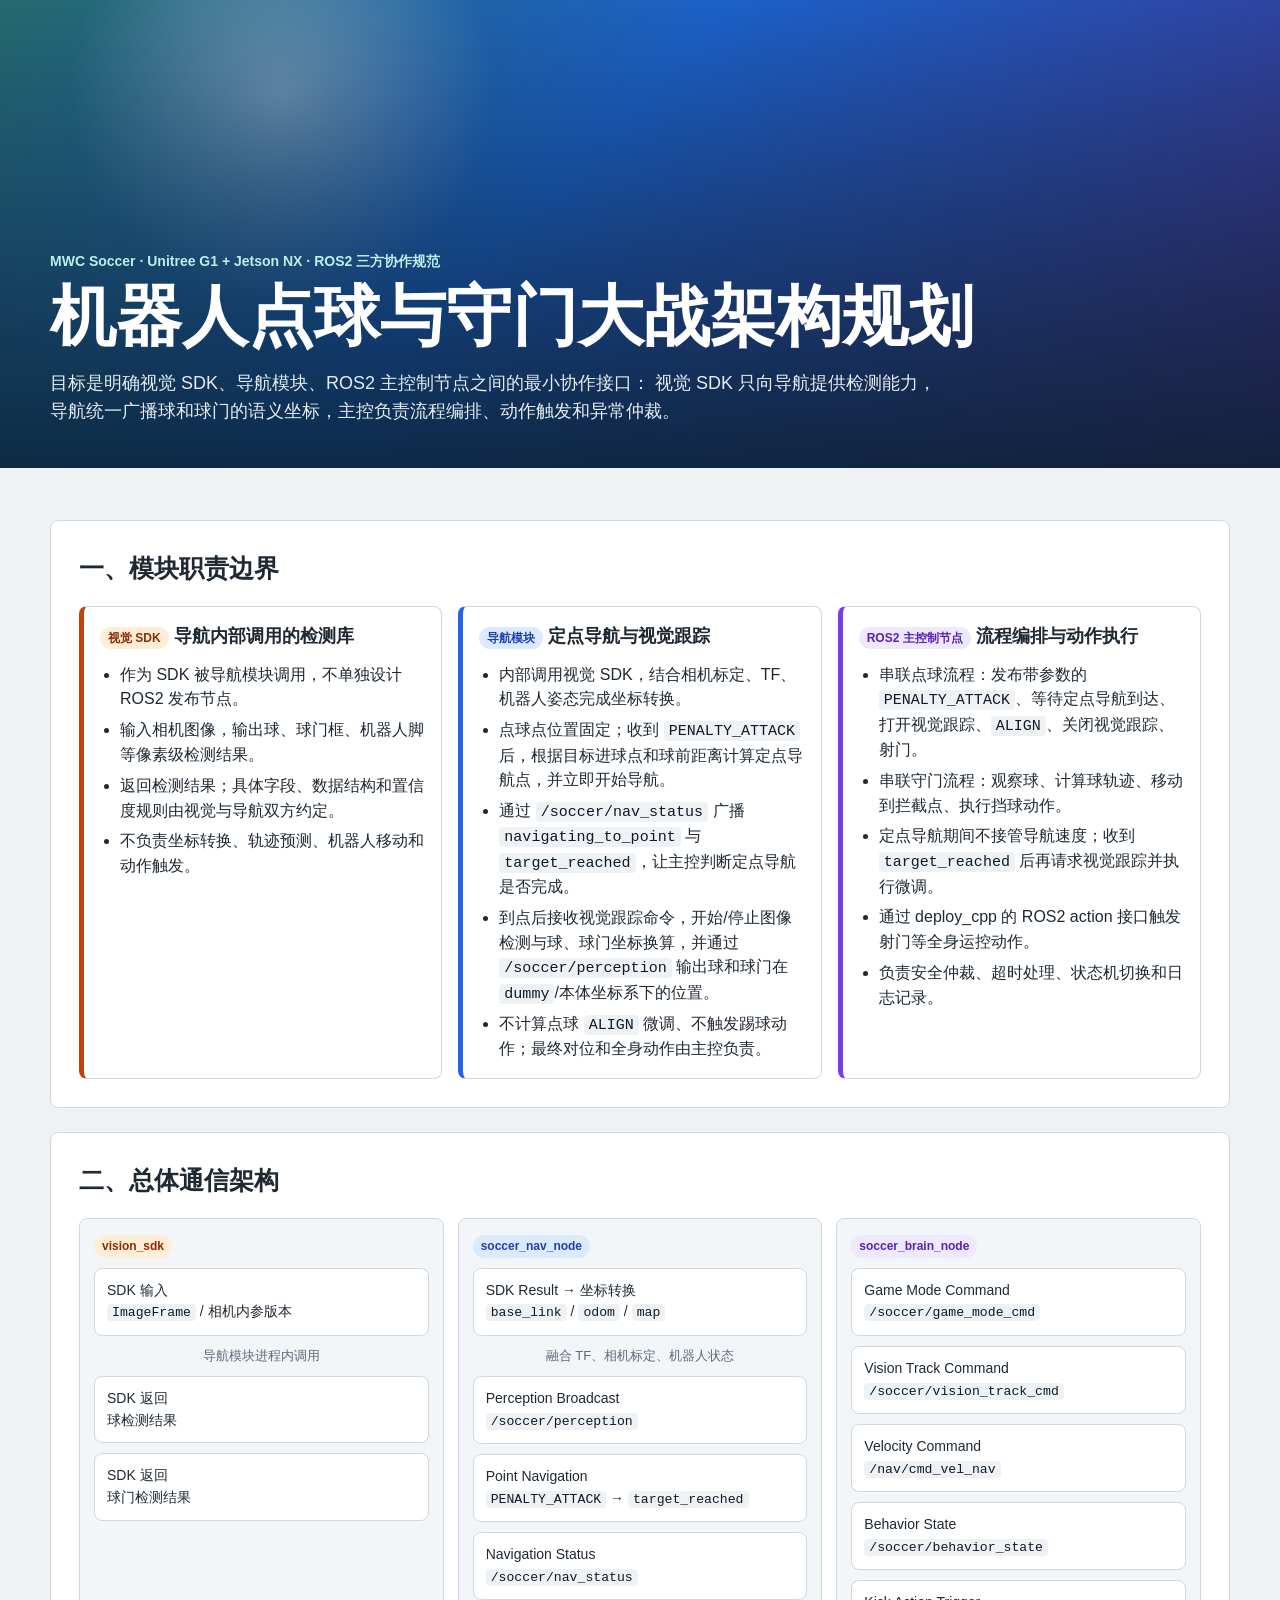
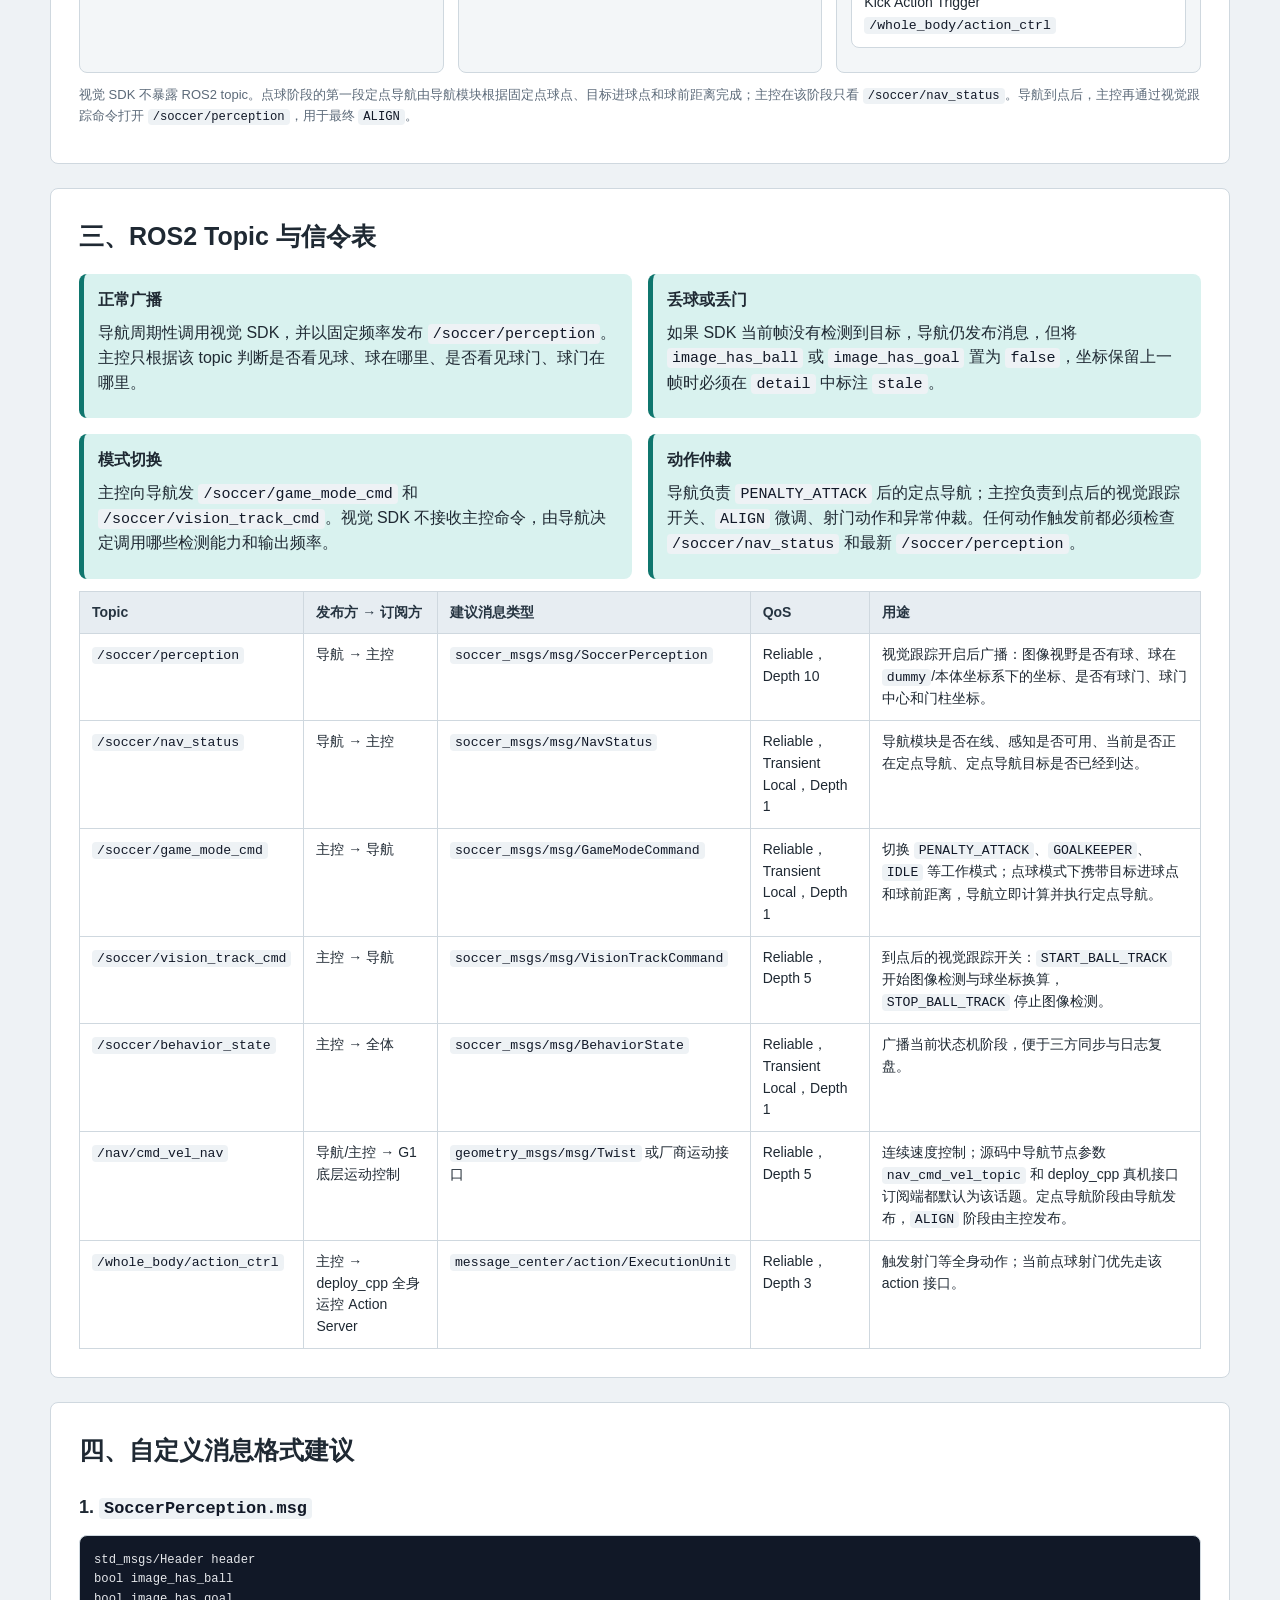
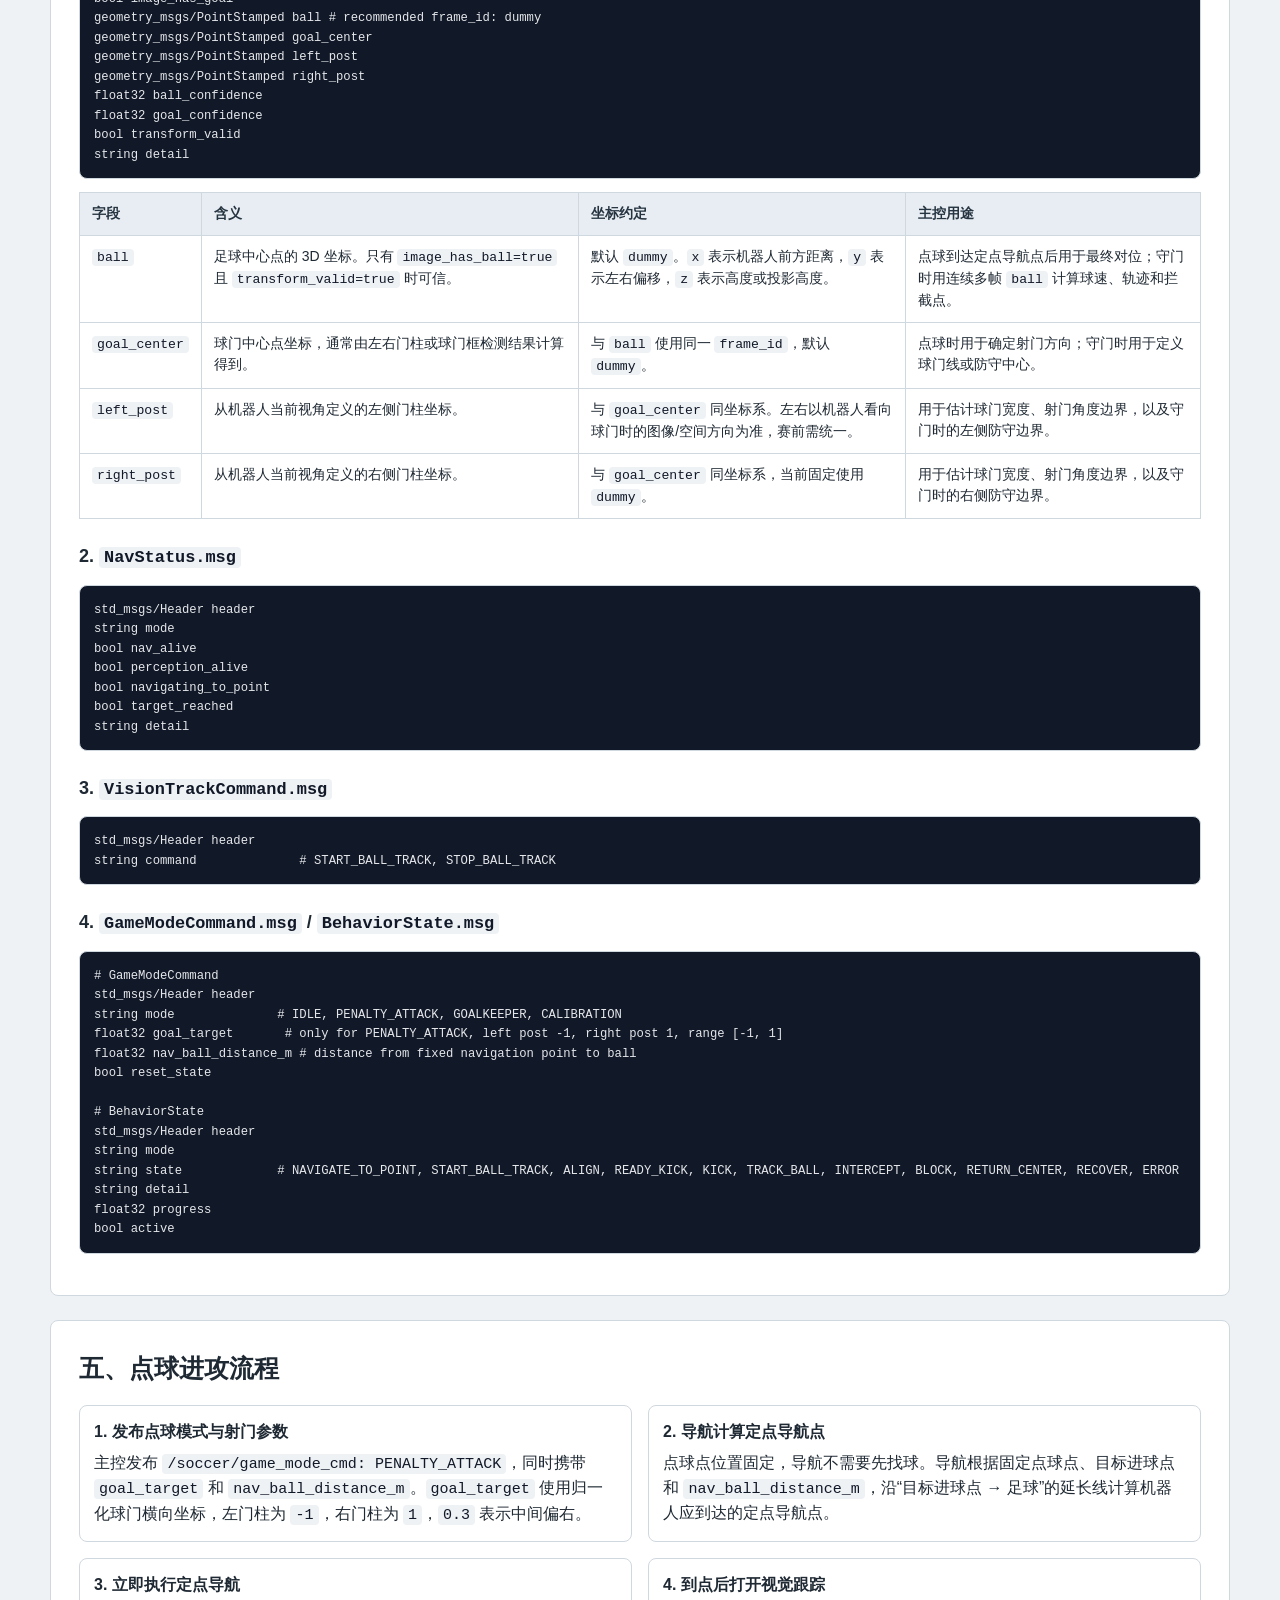
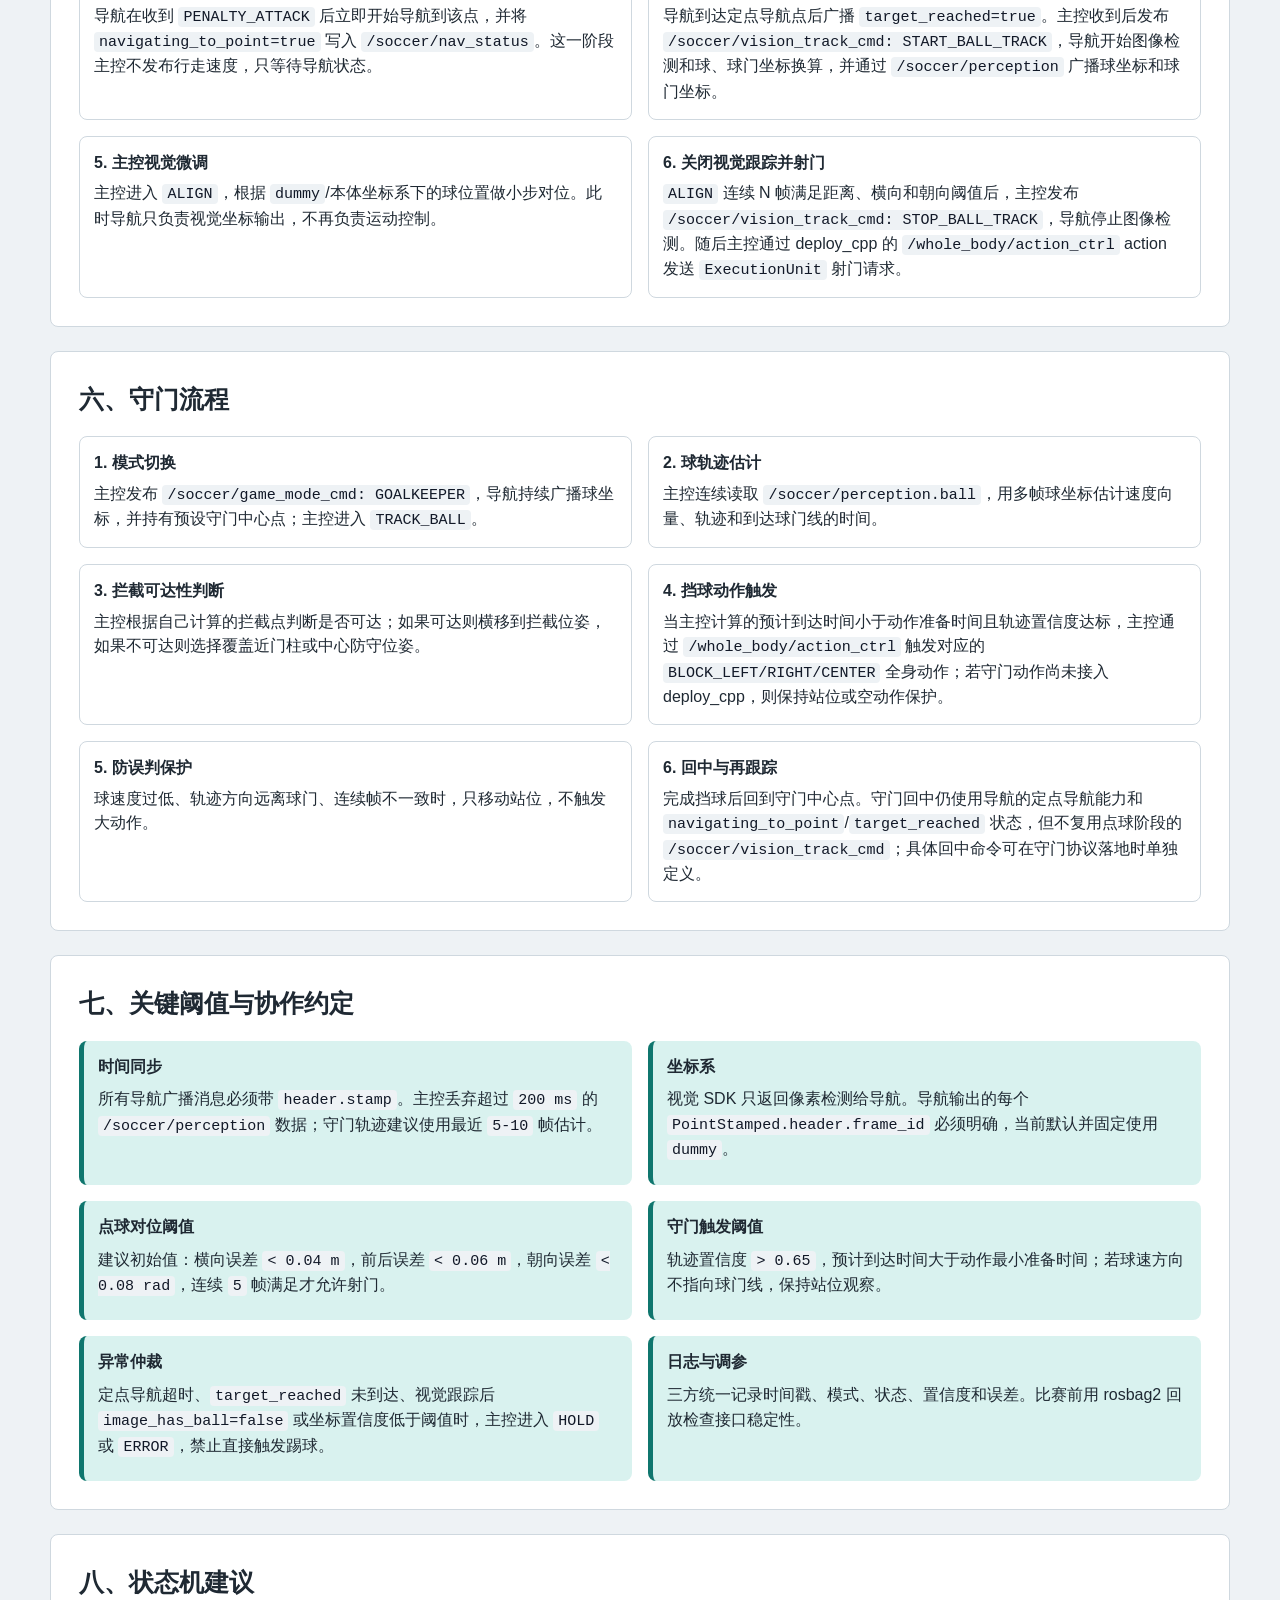
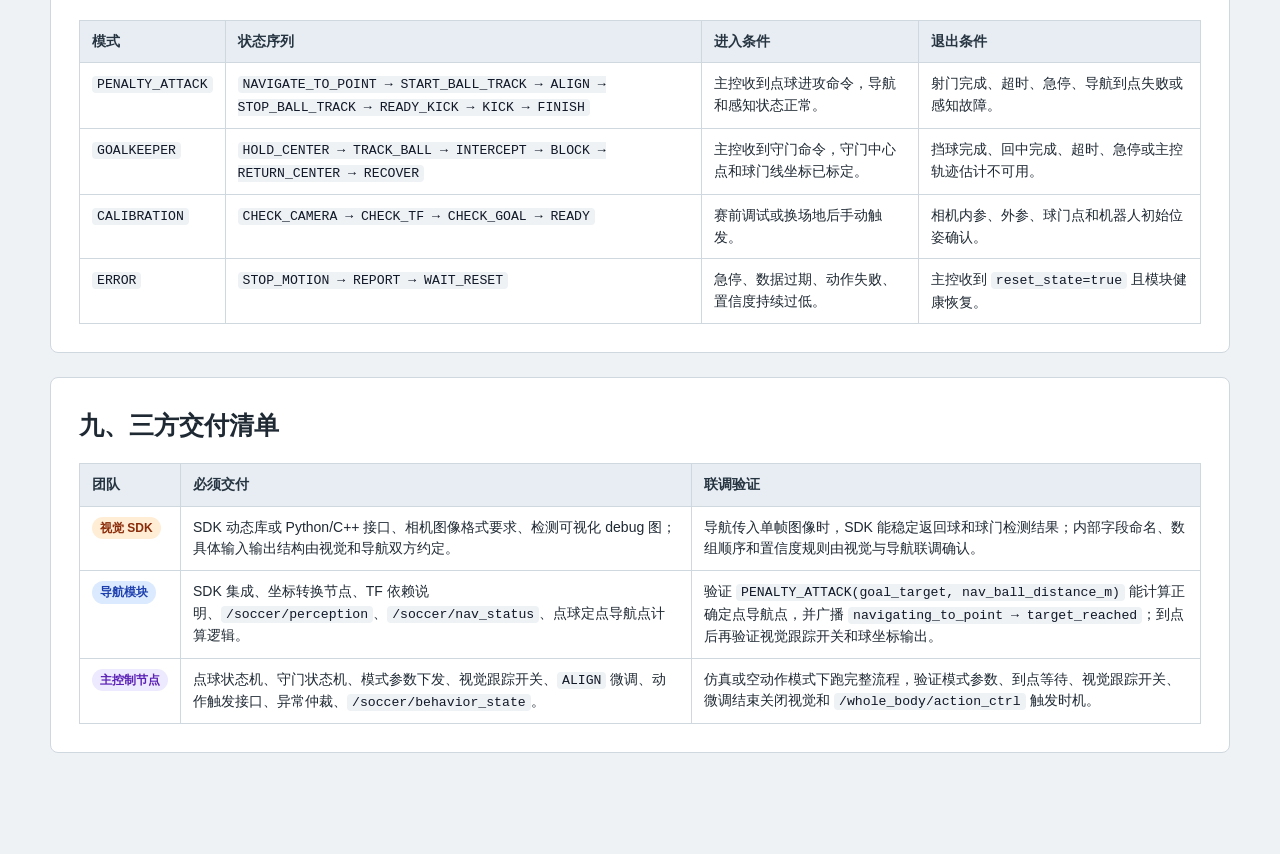
<file: MWC_robot_soccer_v2.html>
<!doctype html>
<html lang="zh-CN">
<head>
  <meta charset="utf-8">
  <meta name="viewport" content="width=device-width, initial-scale=1">
  <title>宇树 G1 机器人点球与守门大战三方协作架构</title>
  <style>
    :root {
      --ink: #1f2933;
      --muted: #5d6b7a;
      --line: #cfd8df;
      --panel: #ffffff;
      --band: #f3f6f8;
      --accent: #0f766e;
      --accent-soft: #d9f2ef;
      --nav: #2563eb;
      --vision: #c2410c;
      --control: #7c3aed;
      --warn: #b45309;
      --ok: #15803d;
    }

    * {
      box-sizing: border-box;
    }

    body {
      margin: 0;
      color: var(--ink);
      background: #eef2f5;
      font-family: "Segoe UI", "Microsoft YaHei", Arial, sans-serif;
      line-height: 1.55;
    }

    header {
      min-height: 52vh;
      display: grid;
      align-items: end;
      background:
        linear-gradient(180deg, rgba(10, 31, 45, 0.18), rgba(10, 31, 45, 0.86)),
        radial-gradient(circle at 22% 20%, rgba(255, 255, 255, 0.42), transparent 20%),
        linear-gradient(135deg, #2c7a7b 0%, #1f6feb 42%, #4c2f92 100%);
      color: #fff;
      padding: 56px 24px 42px;
    }

    .hero-inner,
    main {
      width: min(1180px, calc(100vw - 40px));
      margin: 0 auto;
    }

    .eyebrow {
      margin: 0 0 10px;
      color: #bdeee9;
      font-size: 14px;
      font-weight: 700;
      letter-spacing: 0;
    }

    h1 {
      margin: 0;
      max-width: 980px;
      font-size: clamp(34px, 6vw, 66px);
      line-height: 1.06;
      letter-spacing: 0;
    }

    .subtitle {
      max-width: 900px;
      margin: 18px 0 0;
      color: #e5edf2;
      font-size: 18px;
    }

    main {
      padding: 28px 0 72px;
    }

    section {
      margin-top: 24px;
      padding: 28px;
      background: var(--panel);
      border: 1px solid var(--line);
      border-radius: 8px;
    }

    h2 {
      margin: 0 0 18px;
      font-size: 25px;
      letter-spacing: 0;
    }

    h3 {
      margin: 24px 0 12px;
      font-size: 18px;
      letter-spacing: 0;
    }

    p {
      margin: 8px 0;
    }

    .grid-3 {
      display: grid;
      grid-template-columns: repeat(3, minmax(0, 1fr));
      gap: 16px;
    }

    .module {
      border: 1px solid var(--line);
      border-left-width: 5px;
      border-radius: 8px;
      padding: 16px;
      min-height: 232px;
      background: #fff;
    }

    .module.vision {
      border-left-color: var(--vision);
    }

    .module.nav {
      border-left-color: var(--nav);
    }

    .module.control {
      border-left-color: var(--control);
    }

    .module h3 {
      margin-top: 0;
    }

    .tag {
      display: inline-block;
      padding: 2px 8px;
      border-radius: 999px;
      color: #111827;
      background: #e8edf2;
      font-size: 12px;
      font-weight: 700;
      white-space: nowrap;
    }

    .tag.vision {
      background: #ffedd5;
      color: #8a2c0a;
    }

    .tag.nav {
      background: #dbeafe;
      color: #1e40af;
    }

    .tag.control {
      background: #ede9fe;
      color: #5b21b6;
    }

    .tag.ok {
      background: #dcfce7;
      color: #166534;
    }

    .tag.warn {
      background: #fef3c7;
      color: #92400e;
    }

    ul,
    ol {
      padding-left: 20px;
      margin: 8px 0 0;
    }

    li + li {
      margin-top: 6px;
    }

    .architecture {
      overflow-x: auto;
      padding-bottom: 4px;
    }

    .swimlane {
      min-width: 960px;
      display: grid;
      grid-template-columns: 1fr 1fr 1fr;
      gap: 14px;
      align-items: stretch;
    }

    .lane {
      border: 1px solid var(--line);
      border-radius: 8px;
      background: var(--band);
      padding: 14px;
    }

    .lane-title {
      font-weight: 800;
      margin-bottom: 10px;
    }

    .node {
      min-height: 58px;
      padding: 11px 12px;
      margin: 10px 0;
      border-radius: 8px;
      background: #fff;
      border: 1px solid var(--line);
      font-size: 14px;
    }

    .arrow {
      margin: 8px 0;
      color: var(--muted);
      font-size: 13px;
      text-align: center;
    }

    .topic-table,
    .message-table {
      width: 100%;
      border-collapse: collapse;
      margin-top: 12px;
      font-size: 14px;
    }

    th,
    td {
      vertical-align: top;
      padding: 10px 12px;
      border: 1px solid var(--line);
      text-align: left;
    }

    th {
      background: #e7edf2;
      color: #263441;
      font-weight: 800;
    }

    code {
      padding: 1px 5px;
      border-radius: 4px;
      background: #eef2f5;
      color: #111827;
      font-family: Consolas, "Courier New", monospace;
      font-size: 0.94em;
    }

    pre {
      overflow-x: auto;
      padding: 14px;
      border-radius: 8px;
      border: 1px solid var(--line);
      background: #111827;
      color: #e5e7eb;
      font-size: 13px;
      line-height: 1.5;
    }

    pre code {
      padding: 0;
      background: transparent;
      color: inherit;
    }

    .flow {
      display: grid;
      grid-template-columns: repeat(2, minmax(0, 1fr));
      gap: 16px;
    }

    .step {
      border: 1px solid var(--line);
      border-radius: 8px;
      background: #fff;
      padding: 14px;
    }

    .step strong {
      display: block;
      margin-bottom: 6px;
    }

    .rules {
      display: grid;
      grid-template-columns: repeat(2, minmax(0, 1fr));
      gap: 16px;
    }

    .rule {
      padding: 14px;
      border-left: 5px solid var(--accent);
      border-radius: 8px;
      background: var(--accent-soft);
    }

    .small {
      color: var(--muted);
      font-size: 13px;
    }

    @media (max-width: 860px) {
      header {
        min-height: 46vh;
        padding: 40px 20px 32px;
      }

      .hero-inner,
      main {
        width: min(100% - 28px, 1180px);
      }

      section {
        padding: 20px;
      }

      .grid-3,
      .flow,
      .rules {
        grid-template-columns: 1fr;
      }
    }
  </style>
</head>
<body>
  <header>
    <div class="hero-inner">
      <p class="eyebrow">MWC Soccer · Unitree G1 + Jetson NX · ROS2 三方协作规范</p>
      <h1>机器人点球与守门大战架构规划</h1>
      <p class="subtitle">
        目标是明确视觉 SDK、导航模块、ROS2 主控制节点之间的最小协作接口：
        视觉 SDK 只向导航提供检测能力，导航统一广播球和球门的语义坐标，主控负责流程编排、动作触发和异常仲裁。
      </p>
    </div>
  </header>

  <main>
    <section>
      <h2>一、模块职责边界</h2>
      <div class="grid-3">
        <article class="module vision">
          <h3><span class="tag vision">视觉 SDK</span> 导航内部调用的检测库</h3>
          <ul>
            <li>作为 SDK 被导航模块调用，不单独设计 ROS2 发布节点。</li>
            <li>输入相机图像，输出球、球门框、机器人脚等像素级检测结果。</li>
            <li>返回检测结果；具体字段、数据结构和置信度规则由视觉与导航双方约定。</li>
            <li>不负责坐标转换、轨迹预测、机器人移动和动作触发。</li>
          </ul>
        </article>

        <article class="module nav">
          <h3><span class="tag nav">导航模块</span> 定点导航与视觉跟踪</h3>
          <ul>
            <li>内部调用视觉 SDK，结合相机标定、TF、机器人姿态完成坐标转换。</li>
            <li>点球点位置固定；收到 <code>PENALTY_ATTACK</code> 后，根据目标进球点和球前距离计算定点导航点，并立即开始导航。</li>
            <li>通过 <code>/soccer/nav_status</code> 广播 <code>navigating_to_point</code> 与 <code>target_reached</code>，让主控判断定点导航是否完成。</li>
            <li>到点后接收视觉跟踪命令，开始/停止图像检测与球、球门坐标换算，并通过 <code>/soccer/perception</code> 输出球和球门在 <code>dummy</code>/本体坐标系下的位置。</li>
            <li>不计算点球 <code>ALIGN</code> 微调、不触发踢球动作；最终对位和全身动作由主控负责。</li>
          </ul>
        </article>

        <article class="module control">
          <h3><span class="tag control">ROS2 主控制节点</span> 流程编排与动作执行</h3>
          <ul>
            <li>串联点球流程：发布带参数的 <code>PENALTY_ATTACK</code>、等待定点导航到达、打开视觉跟踪、<code>ALIGN</code>、关闭视觉跟踪、射门。</li>
            <li>串联守门流程：观察球、计算球轨迹、移动到拦截点、执行挡球动作。</li>
            <li>定点导航期间不接管导航速度；收到 <code>target_reached</code> 后再请求视觉跟踪并执行微调。</li>
            <li>通过 deploy_cpp 的 ROS2 action 接口触发射门等全身运控动作。</li>
            <li>负责安全仲裁、超时处理、状态机切换和日志记录。</li>
          </ul>
        </article>
      </div>
    </section>

    <section>
      <h2>二、总体通信架构</h2>
      <div class="architecture">
        <div class="swimlane">
          <div class="lane">
            <div class="lane-title"><span class="tag vision">vision_sdk</span></div>
            <div class="node">SDK 输入<br><code>ImageFrame</code> / 相机内参版本</div>
            <div class="arrow">导航模块进程内调用</div>
            <div class="node">SDK 返回<br>球检测结果</div>
            <div class="node">SDK 返回<br>球门检测结果</div>
          </div>
          <div class="lane">
            <div class="lane-title"><span class="tag nav">soccer_nav_node</span></div>
            <div class="node">SDK Result → 坐标转换<br><code>base_link</code> / <code>odom</code> / <code>map</code></div>
            <div class="arrow">融合 TF、相机标定、机器人状态</div>
            <div class="node">Perception Broadcast<br><code>/soccer/perception</code></div>
            <div class="node">Point Navigation<br><code>PENALTY_ATTACK</code> → <code>target_reached</code></div>
            <div class="node">Navigation Status<br><code>/soccer/nav_status</code></div>
          </div>
          <div class="lane">
            <div class="lane-title"><span class="tag control">soccer_brain_node</span></div>
            <div class="node">Game Mode Command<br><code>/soccer/game_mode_cmd</code></div>
            <div class="node">Vision Track Command<br><code>/soccer/vision_track_cmd</code></div>
            <div class="node">Velocity Command<br><code>/nav/cmd_vel_nav</code></div>
            <div class="node">Behavior State<br><code>/soccer/behavior_state</code></div>
            <div class="node">Kick Action Trigger<br><code>/whole_body/action_ctrl</code></div>
          </div>
        </div>
      </div>
      <p class="small">
        视觉 SDK 不暴露 ROS2 topic。点球阶段的第一段定点导航由导航模块根据固定点球点、目标进球点和球前距离完成；主控在该阶段只看 <code>/soccer/nav_status</code>。导航到点后，主控再通过视觉跟踪命令打开 <code>/soccer/perception</code>，用于最终 <code>ALIGN</code>。
      </p>
    </section>

    <section>
      <h2>三、ROS2 Topic 与信令表</h2>
      <div class="rules">
        <div class="rule">
          <strong>正常广播</strong>
          <p>导航周期性调用视觉 SDK，并以固定频率发布 <code>/soccer/perception</code>。主控只根据该 topic 判断是否看见球、球在哪里、是否看见球门、球门在哪里。</p>
        </div>
        <div class="rule">
          <strong>丢球或丢门</strong>
          <p>如果 SDK 当前帧没有检测到目标，导航仍发布消息，但将 <code>image_has_ball</code> 或 <code>image_has_goal</code> 置为 <code>false</code>，坐标保留上一帧时必须在 <code>detail</code> 中标注 <code>stale</code>。</p>
        </div>
        <div class="rule">
          <strong>模式切换</strong>
          <p>主控向导航发 <code>/soccer/game_mode_cmd</code> 和 <code>/soccer/vision_track_cmd</code>。视觉 SDK 不接收主控命令，由导航决定调用哪些检测能力和输出频率。</p>
        </div>
        <div class="rule">
          <strong>动作仲裁</strong>
          <p>导航负责 <code>PENALTY_ATTACK</code> 后的定点导航；主控负责到点后的视觉跟踪开关、<code>ALIGN</code> 微调、射门动作和异常仲裁。任何动作触发前都必须检查 <code>/soccer/nav_status</code> 和最新 <code>/soccer/perception</code>。</p>
        </div>
      </div>
      <table class="topic-table">
        <thead>
          <tr>
            <th>Topic</th>
            <th>发布方 → 订阅方</th>
            <th>建议消息类型</th>
            <th>QoS</th>
            <th>用途</th>
          </tr>
        </thead>
        <tbody>
          <tr>
            <td><code>/soccer/perception</code></td>
            <td>导航 → 主控</td>
            <td><code>soccer_msgs/msg/SoccerPerception</code></td>
            <td>Reliable，Depth 10</td>
            <td>视觉跟踪开启后广播：图像视野是否有球、球在 <code>dummy</code>/本体坐标系下的坐标、是否有球门、球门中心和门柱坐标。</td>
          </tr>
          <tr>
            <td><code>/soccer/nav_status</code></td>
            <td>导航 → 主控</td>
            <td><code>soccer_msgs/msg/NavStatus</code></td>
            <td>Reliable，Transient Local，Depth 1</td>
            <td>导航模块是否在线、感知是否可用、当前是否正在定点导航、定点导航目标是否已经到达。</td>
          </tr>
          <tr>
            <td><code>/soccer/game_mode_cmd</code></td>
            <td>主控 → 导航</td>
            <td><code>soccer_msgs/msg/GameModeCommand</code></td>
            <td>Reliable，Transient Local，Depth 1</td>
            <td>切换 <code>PENALTY_ATTACK</code>、<code>GOALKEEPER</code>、<code>IDLE</code> 等工作模式；点球模式下携带目标进球点和球前距离，导航立即计算并执行定点导航。</td>
          </tr>
          <tr>
            <td><code>/soccer/vision_track_cmd</code></td>
            <td>主控 → 导航</td>
            <td><code>soccer_msgs/msg/VisionTrackCommand</code></td>
            <td>Reliable，Depth 5</td>
            <td>到点后的视觉跟踪开关：<code>START_BALL_TRACK</code> 开始图像检测与球坐标换算，<code>STOP_BALL_TRACK</code> 停止图像检测。</td>
          </tr>
          <tr>
            <td><code>/soccer/behavior_state</code></td>
            <td>主控 → 全体</td>
            <td><code>soccer_msgs/msg/BehaviorState</code></td>
            <td>Reliable，Transient Local，Depth 1</td>
            <td>广播当前状态机阶段，便于三方同步与日志复盘。</td>
          </tr>
          <tr>
            <td><code>/nav/cmd_vel_nav</code></td>
            <td>导航/主控 → G1 底层运动控制</td>
            <td><code>geometry_msgs/msg/Twist</code> 或厂商运动接口</td>
            <td>Reliable，Depth 5</td>
            <td>连续速度控制；源码中导航节点参数 <code>nav_cmd_vel_topic</code> 和 deploy_cpp 真机接口订阅端都默认为该话题。定点导航阶段由导航发布，<code>ALIGN</code> 阶段由主控发布。</td>
          </tr>
          <tr>
            <td><code>/whole_body/action_ctrl</code></td>
            <td>主控 → deploy_cpp 全身运控 Action Server</td>
            <td><code>message_center/action/ExecutionUnit</code></td>
            <td>Reliable，Depth 3</td>
            <td>触发射门等全身动作；当前点球射门优先走该 action 接口。</td>
          </tr>
        </tbody>
      </table>
    </section>

    <section>
      <h2>四、自定义消息格式建议</h2>

      <h3>1. <code>SoccerPerception.msg</code></h3>
      <pre><code>std_msgs/Header header
bool image_has_ball
bool image_has_goal
geometry_msgs/PointStamped ball # recommended frame_id: dummy
geometry_msgs/PointStamped goal_center
geometry_msgs/PointStamped left_post
geometry_msgs/PointStamped right_post
float32 ball_confidence
float32 goal_confidence
bool transform_valid
string detail</code></pre>

      <table class="message-table">
        <thead>
          <tr>
            <th>字段</th>
            <th>含义</th>
            <th>坐标约定</th>
            <th>主控用途</th>
          </tr>
        </thead>
        <tbody>
          <tr>
            <td><code>ball</code></td>
            <td>足球中心点的 3D 坐标。只有 <code>image_has_ball=true</code> 且 <code>transform_valid=true</code> 时可信。</td>
            <td>默认 <code>dummy</code>。<code>x</code> 表示机器人前方距离，<code>y</code> 表示左右偏移，<code>z</code> 表示高度或投影高度。</td>
            <td>点球到达定点导航点后用于最终对位；守门时用连续多帧 <code>ball</code> 计算球速、轨迹和拦截点。</td>
          </tr>
          <tr>
            <td><code>goal_center</code></td>
            <td>球门中心点坐标，通常由左右门柱或球门框检测结果计算得到。</td>
            <td>与 <code>ball</code> 使用同一 <code>frame_id</code>，默认 <code>dummy</code>。</td>
            <td>点球时用于确定射门方向；守门时用于定义球门线或防守中心。</td>
          </tr>
          <tr>
            <td><code>left_post</code></td>
            <td>从机器人当前视角定义的左侧门柱坐标。</td>
            <td>与 <code>goal_center</code> 同坐标系。左右以机器人看向球门时的图像/空间方向为准，赛前需统一。</td>
            <td>用于估计球门宽度、射门角度边界，以及守门时的左侧防守边界。</td>
          </tr>
          <tr>
            <td><code>right_post</code></td>
            <td>从机器人当前视角定义的右侧门柱坐标。</td>
            <td>与 <code>goal_center</code> 同坐标系，当前固定使用 <code>dummy</code>。</td>
            <td>用于估计球门宽度、射门角度边界，以及守门时的右侧防守边界。</td>
          </tr>
        </tbody>
      </table>

      <h3>2. <code>NavStatus.msg</code></h3>
      <pre><code>std_msgs/Header header
string mode
bool nav_alive
bool perception_alive
bool navigating_to_point
bool target_reached
string detail</code></pre>

      <h3>3. <code>VisionTrackCommand.msg</code></h3>
      <pre><code>std_msgs/Header header
string command              # START_BALL_TRACK, STOP_BALL_TRACK</code></pre>

      <h3>4. <code>GameModeCommand.msg</code> / <code>BehaviorState.msg</code></h3>
      <pre><code># GameModeCommand
std_msgs/Header header
string mode              # IDLE, PENALTY_ATTACK, GOALKEEPER, CALIBRATION
float32 goal_target       # only for PENALTY_ATTACK, left post -1, right post 1, range [-1, 1]
float32 nav_ball_distance_m # distance from fixed navigation point to ball
bool reset_state

# BehaviorState
std_msgs/Header header
string mode
string state             # NAVIGATE_TO_POINT, START_BALL_TRACK, ALIGN, READY_KICK, KICK, TRACK_BALL, INTERCEPT, BLOCK, RETURN_CENTER, RECOVER, ERROR
string detail
float32 progress
bool active</code></pre>
    </section>

    <section>
      <h2>五、点球进攻流程</h2>
      <div class="flow">
        <div class="step">
          <strong>1. 发布点球模式与射门参数</strong>
          主控发布 <code>/soccer/game_mode_cmd: PENALTY_ATTACK</code>，同时携带 <code>goal_target</code> 和 <code>nav_ball_distance_m</code>。<code>goal_target</code> 使用归一化球门横向坐标，左门柱为 <code>-1</code>，右门柱为 <code>1</code>，<code>0.3</code> 表示中间偏右。
        </div>
        <div class="step">
          <strong>2. 导航计算定点导航点</strong>
          点球点位置固定，导航不需要先找球。导航根据固定点球点、目标进球点和 <code>nav_ball_distance_m</code>，沿“目标进球点 → 足球”的延长线计算机器人应到达的定点导航点。
        </div>
        <div class="step">
          <strong>3. 立即执行定点导航</strong>
          导航在收到 <code>PENALTY_ATTACK</code> 后立即开始导航到该点，并将 <code>navigating_to_point=true</code> 写入 <code>/soccer/nav_status</code>。这一阶段主控不发布行走速度，只等待导航状态。
        </div>
        <div class="step">
          <strong>4. 到点后打开视觉跟踪</strong>
          导航到达定点导航点后广播 <code>target_reached=true</code>。主控收到后发布 <code>/soccer/vision_track_cmd: START_BALL_TRACK</code>，导航开始图像检测和球、球门坐标换算，并通过 <code>/soccer/perception</code> 广播球坐标和球门坐标。
        </div>
        <div class="step">
          <strong>5. 主控视觉微调</strong>
          主控进入 <code>ALIGN</code>，根据 <code>dummy</code>/本体坐标系下的球位置做小步对位。此时导航只负责视觉坐标输出，不再负责运动控制。
        </div>
        <div class="step">
          <strong>6. 关闭视觉跟踪并射门</strong>
          <code>ALIGN</code> 连续 N 帧满足距离、横向和朝向阈值后，主控发布 <code>/soccer/vision_track_cmd: STOP_BALL_TRACK</code>，导航停止图像检测。随后主控通过 deploy_cpp 的 <code>/whole_body/action_ctrl</code> action 发送 <code>ExecutionUnit</code> 射门请求。
        </div>
      </div>
    </section>

    <section>
      <h2>六、守门流程</h2>
      <div class="flow">
        <div class="step">
          <strong>1. 模式切换</strong>
          主控发布 <code>/soccer/game_mode_cmd: GOALKEEPER</code>，导航持续广播球坐标，并持有预设守门中心点；主控进入 <code>TRACK_BALL</code>。
        </div>
        <div class="step">
          <strong>2. 球轨迹估计</strong>
          主控连续读取 <code>/soccer/perception.ball</code>，用多帧球坐标估计速度向量、轨迹和到达球门线的时间。
        </div>
        <div class="step">
          <strong>3. 拦截可达性判断</strong>
          主控根据自己计算的拦截点判断是否可达；如果可达则横移到拦截位姿，如果不可达则选择覆盖近门柱或中心防守位姿。
        </div>
        <div class="step">
          <strong>4. 挡球动作触发</strong>
          当主控计算的预计到达时间小于动作准备时间且轨迹置信度达标，主控通过 <code>/whole_body/action_ctrl</code> 触发对应的 <code>BLOCK_LEFT/RIGHT/CENTER</code> 全身动作；若守门动作尚未接入 deploy_cpp，则保持站位或空动作保护。
        </div>
        <div class="step">
          <strong>5. 防误判保护</strong>
          球速度过低、轨迹方向远离球门、连续帧不一致时，只移动站位，不触发大动作。
        </div>
        <div class="step">
          <strong>6. 回中与再跟踪</strong>
          完成挡球后回到守门中心点。守门回中仍使用导航的定点导航能力和 <code>navigating_to_point</code>/<code>target_reached</code> 状态，但不复用点球阶段的 <code>/soccer/vision_track_cmd</code>；具体回中命令可在守门协议落地时单独定义。
        </div>
      </div>
    </section>

    <section>
      <h2>七、关键阈值与协作约定</h2>
      <div class="rules">
        <div class="rule">
          <strong>时间同步</strong>
          <p>所有导航广播消息必须带 <code>header.stamp</code>。主控丢弃超过 <code>200 ms</code> 的 <code>/soccer/perception</code> 数据；守门轨迹建议使用最近 <code>5-10</code> 帧估计。</p>
        </div>
        <div class="rule">
          <strong>坐标系</strong>
          <p>视觉 SDK 只返回像素检测给导航。导航输出的每个 <code>PointStamped.header.frame_id</code> 必须明确，当前默认并固定使用 <code>dummy</code>。</p>
        </div>
        <div class="rule">
          <strong>点球对位阈值</strong>
          <p>建议初始值：横向误差 <code>&lt; 0.04 m</code>，前后误差 <code>&lt; 0.06 m</code>，朝向误差 <code>&lt; 0.08 rad</code>，连续 <code>5</code> 帧满足才允许射门。</p>
        </div>
        <div class="rule">
          <strong>守门触发阈值</strong>
          <p>轨迹置信度 <code>&gt; 0.65</code>，预计到达时间大于动作最小准备时间；若球速方向不指向球门线，保持站位观察。</p>
        </div>
        <div class="rule">
          <strong>异常仲裁</strong>
          <p>定点导航超时、<code>target_reached</code> 未到达、视觉跟踪后 <code>image_has_ball=false</code> 或坐标置信度低于阈值时，主控进入 <code>HOLD</code> 或 <code>ERROR</code>，禁止直接触发踢球。</p>
        </div>
        <div class="rule">
          <strong>日志与调参</strong>
          <p>三方统一记录时间戳、模式、状态、置信度和误差。比赛前用 rosbag2 回放检查接口稳定性。</p>
        </div>
      </div>
    </section>

    <section>
      <h2>八、状态机建议</h2>
      <table class="message-table">
        <thead>
          <tr>
            <th>模式</th>
            <th>状态序列</th>
            <th>进入条件</th>
            <th>退出条件</th>
          </tr>
        </thead>
        <tbody>
          <tr>
            <td><code>PENALTY_ATTACK</code></td>
            <td><code>NAVIGATE_TO_POINT → START_BALL_TRACK → ALIGN → STOP_BALL_TRACK → READY_KICK → KICK → FINISH</code></td>
            <td>主控收到点球进攻命令，导航和感知状态正常。</td>
            <td>射门完成、超时、急停、导航到点失败或感知故障。</td>
          </tr>
          <tr>
            <td><code>GOALKEEPER</code></td>
            <td><code>HOLD_CENTER → TRACK_BALL → INTERCEPT → BLOCK → RETURN_CENTER → RECOVER</code></td>
            <td>主控收到守门命令，守门中心点和球门线坐标已标定。</td>
            <td>挡球完成、回中完成、超时、急停或主控轨迹估计不可用。</td>
          </tr>
          <tr>
            <td><code>CALIBRATION</code></td>
            <td><code>CHECK_CAMERA → CHECK_TF → CHECK_GOAL → READY</code></td>
            <td>赛前调试或换场地后手动触发。</td>
            <td>相机内参、外参、球门点和机器人初始位姿确认。</td>
          </tr>
          <tr>
            <td><code>ERROR</code></td>
            <td><code>STOP_MOTION → REPORT → WAIT_RESET</code></td>
            <td>急停、数据过期、动作失败、置信度持续过低。</td>
            <td>主控收到 <code>reset_state=true</code> 且模块健康恢复。</td>
          </tr>
        </tbody>
      </table>
    </section>

    <section>
      <h2>九、三方交付清单</h2>
      <table class="topic-table">
        <thead>
          <tr>
            <th>团队</th>
            <th>必须交付</th>
            <th>联调验证</th>
          </tr>
        </thead>
        <tbody>
          <tr>
            <td><span class="tag vision">视觉 SDK</span></td>
            <td>SDK 动态库或 Python/C++ 接口、相机图像格式要求、检测可视化 debug 图；具体输入输出结构由视觉和导航双方约定。</td>
            <td>导航传入单帧图像时，SDK 能稳定返回球和球门检测结果；内部字段命名、数组顺序和置信度规则由视觉与导航联调确认。</td>
          </tr>
          <tr>
            <td><span class="tag nav">导航模块</span></td>
            <td>SDK 集成、坐标转换节点、TF 依赖说明、<code>/soccer/perception</code>、<code>/soccer/nav_status</code>、点球定点导航点计算逻辑。</td>
            <td>验证 <code>PENALTY_ATTACK(goal_target, nav_ball_distance_m)</code> 能计算正确定点导航点，并广播 <code>navigating_to_point → target_reached</code>；到点后再验证视觉跟踪开关和球坐标输出。</td>
          </tr>
          <tr>
            <td><span class="tag control">主控制节点</span></td>
            <td>点球状态机、守门状态机、模式参数下发、视觉跟踪开关、<code>ALIGN</code> 微调、动作触发接口、异常仲裁、<code>/soccer/behavior_state</code>。</td>
            <td>仿真或空动作模式下跑完整流程，验证模式参数、到点等待、视觉跟踪开关、微调结束关闭视觉和 <code>/whole_body/action_ctrl</code> 触发时机。</td>
          </tr>
        </tbody>
      </table>
    </section>
  </main>
</body>
</html>
</file>
